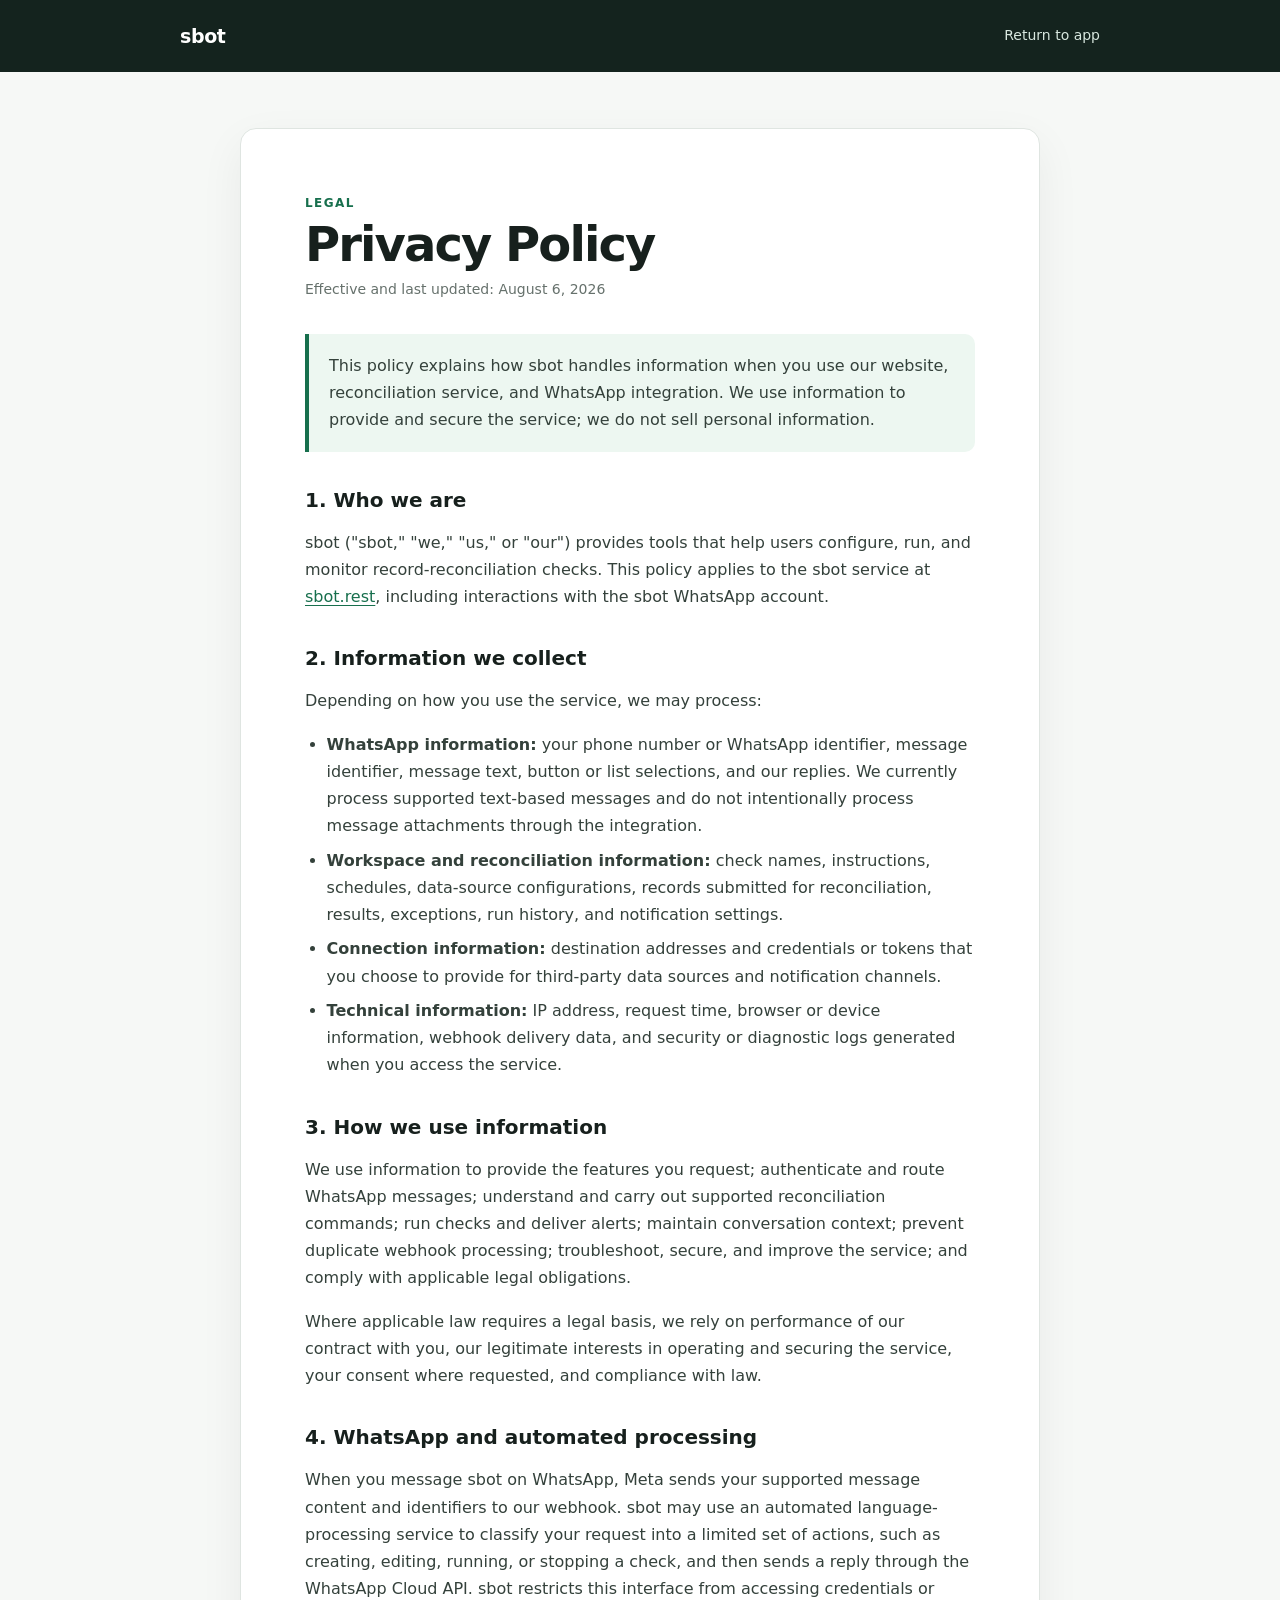
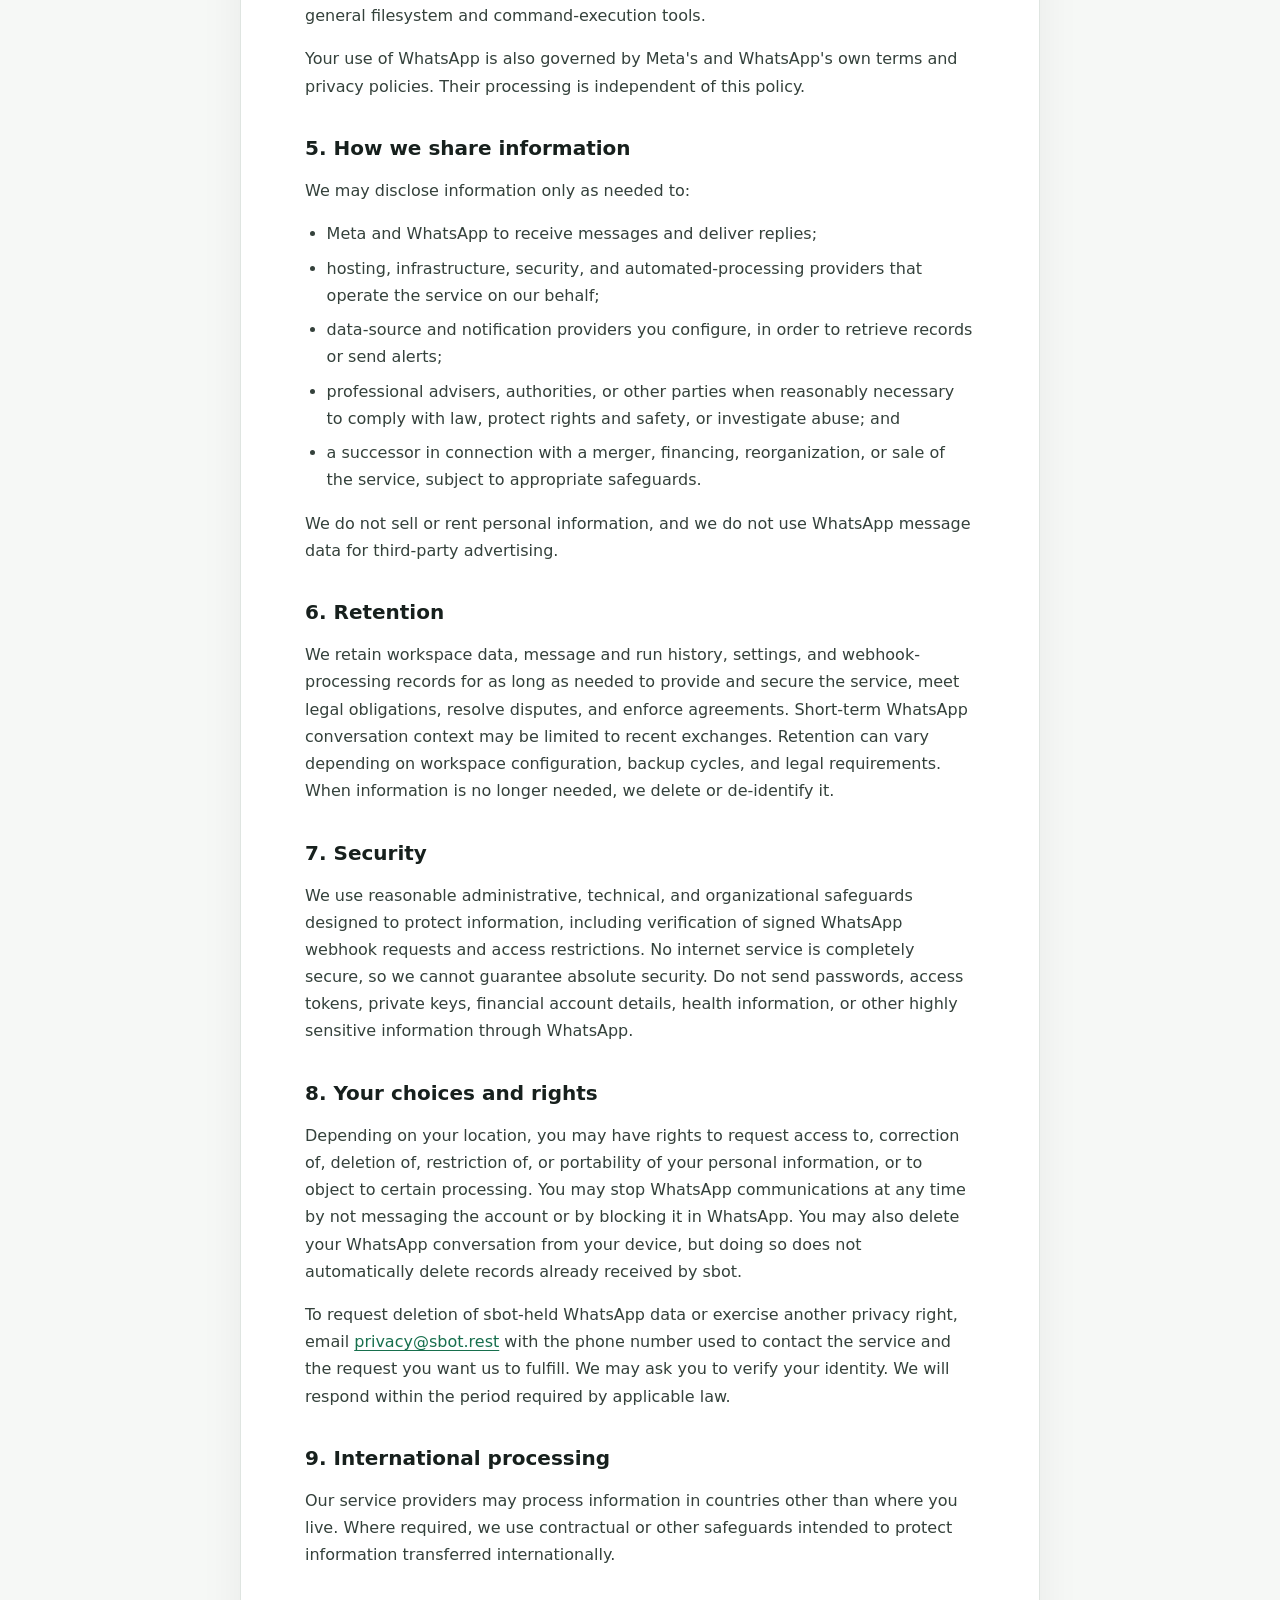
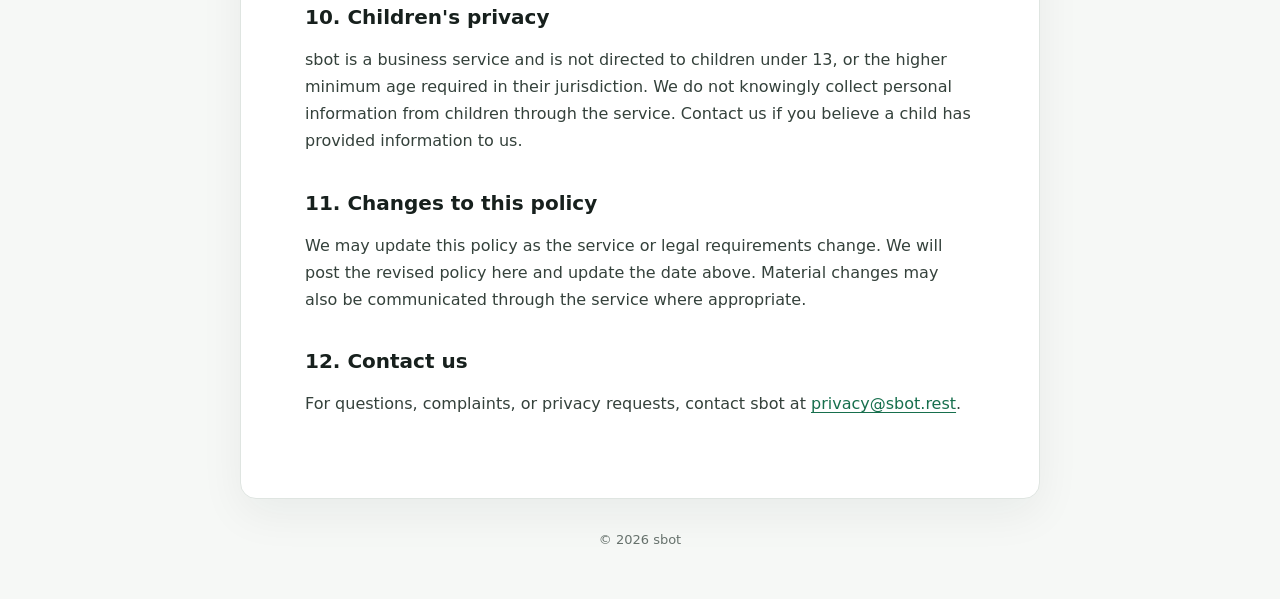
<file: web/privacy-policy.html>
<!doctype html>
<html lang="en">
<head>
  <meta charset="UTF-8">
  <meta name="viewport" content="width=device-width, initial-scale=1">
  <meta name="description" content="Privacy Policy for sbot and its WhatsApp integration.">
  <meta name="robots" content="index,follow">
  <link rel="canonical" href="https://sbot.rest/privacy-policy.html">
  <link rel="icon" href="/favicon.svg" type="image/svg+xml">
  <title>Privacy Policy · sbot</title>
  <style>
    :root { color-scheme:light; --ink:#17201d; --muted:#66716c; --line:#dfe5e1; --paper:#f6f8f6; --green:#176f4d; --dark:#14231e; }
    * { box-sizing:border-box; }
    body { margin:0; background:var(--paper); color:var(--ink); font:16px/1.7 system-ui,-apple-system,BlinkMacSystemFont,"Segoe UI",sans-serif; }
    header { background:var(--dark); color:#fff; }
    .bar { width:min(920px,calc(100% - 40px)); margin:auto; min-height:72px; display:flex; align-items:center; justify-content:space-between; }
    .brand { color:#fff; text-decoration:none; font-size:19px; font-weight:750; letter-spacing:-.02em; }
    .back { color:#d8e7df; text-decoration:none; font-size:14px; }
    .back:hover,.brand:hover { text-decoration:underline; }
    main { width:min(800px,calc(100% - 40px)); margin:56px auto 72px; background:#fff; border:1px solid var(--line); border-radius:16px; padding:clamp(28px,6vw,64px); box-shadow:0 15px 45px rgba(23,32,29,.06); }
    .eyebrow { color:var(--green); font-size:12px; font-weight:750; letter-spacing:.12em; text-transform:uppercase; }
    h1 { margin:.25rem 0 .35rem; font-size:clamp(2rem,6vw,3rem); line-height:1.15; letter-spacing:-.04em; }
    h2 { margin:2.2rem 0 .55rem; font-size:1.25rem; line-height:1.3; }
    p,li { color:#34413b; }
    .updated { margin:0 0 2rem; color:var(--muted); font-size:14px; }
    .summary { padding:18px 20px; border-left:4px solid var(--green); background:#edf7f1; border-radius:0 10px 10px 0; }
    ul { padding-left:1.35rem; }
    li + li { margin-top:.45rem; }
    a { color:var(--green); text-underline-offset:3px; }
    footer { width:min(800px,calc(100% - 40px)); margin:-42px auto 48px; text-align:center; color:var(--muted); font-size:13px; }
    @media (max-width:560px) { .bar { width:min(100% - 28px,920px); } main { width:100%; margin:0; border:0; border-radius:0; padding:34px 20px 52px; } footer { margin:24px auto; } }
  </style>
</head>
<body>
  <header><div class="bar"><a class="brand" href="/">sbot</a><a class="back" href="/">Return to app</a></div></header>
  <main>
    <div class="eyebrow">Legal</div>
    <h1>Privacy Policy</h1>
    <p class="updated">Effective and last updated: August 6, 2026</p>
    <p class="summary">This policy explains how sbot handles information when you use our website, reconciliation service, and WhatsApp integration. We use information to provide and secure the service; we do not sell personal information.</p>

    <h2>1. Who we are</h2>
    <p>sbot ("sbot," "we," "us," or "our") provides tools that help users configure, run, and monitor record-reconciliation checks. This policy applies to the sbot service at <a href="https://sbot.rest">sbot.rest</a>, including interactions with the sbot WhatsApp account.</p>

    <h2>2. Information we collect</h2>
    <p>Depending on how you use the service, we may process:</p>
    <ul>
      <li><strong>WhatsApp information:</strong> your phone number or WhatsApp identifier, message identifier, message text, button or list selections, and our replies. We currently process supported text-based messages and do not intentionally process message attachments through the integration.</li>
      <li><strong>Workspace and reconciliation information:</strong> check names, instructions, schedules, data-source configurations, records submitted for reconciliation, results, exceptions, run history, and notification settings.</li>
      <li><strong>Connection information:</strong> destination addresses and credentials or tokens that you choose to provide for third-party data sources and notification channels.</li>
      <li><strong>Technical information:</strong> IP address, request time, browser or device information, webhook delivery data, and security or diagnostic logs generated when you access the service.</li>
    </ul>

    <h2>3. How we use information</h2>
    <p>We use information to provide the features you request; authenticate and route WhatsApp messages; understand and carry out supported reconciliation commands; run checks and deliver alerts; maintain conversation context; prevent duplicate webhook processing; troubleshoot, secure, and improve the service; and comply with applicable legal obligations.</p>
    <p>Where applicable law requires a legal basis, we rely on performance of our contract with you, our legitimate interests in operating and securing the service, your consent where requested, and compliance with law.</p>

    <h2>4. WhatsApp and automated processing</h2>
    <p>When you message sbot on WhatsApp, Meta sends your supported message content and identifiers to our webhook. sbot may use an automated language-processing service to classify your request into a limited set of actions, such as creating, editing, running, or stopping a check, and then sends a reply through the WhatsApp Cloud API. sbot restricts this interface from accessing credentials or general filesystem and command-execution tools.</p>
    <p>Your use of WhatsApp is also governed by Meta's and WhatsApp's own terms and privacy policies. Their processing is independent of this policy.</p>

    <h2>5. How we share information</h2>
    <p>We may disclose information only as needed to:</p>
    <ul>
      <li>Meta and WhatsApp to receive messages and deliver replies;</li>
      <li>hosting, infrastructure, security, and automated-processing providers that operate the service on our behalf;</li>
      <li>data-source and notification providers you configure, in order to retrieve records or send alerts;</li>
      <li>professional advisers, authorities, or other parties when reasonably necessary to comply with law, protect rights and safety, or investigate abuse; and</li>
      <li>a successor in connection with a merger, financing, reorganization, or sale of the service, subject to appropriate safeguards.</li>
    </ul>
    <p>We do not sell or rent personal information, and we do not use WhatsApp message data for third-party advertising.</p>

    <h2>6. Retention</h2>
    <p>We retain workspace data, message and run history, settings, and webhook-processing records for as long as needed to provide and secure the service, meet legal obligations, resolve disputes, and enforce agreements. Short-term WhatsApp conversation context may be limited to recent exchanges. Retention can vary depending on workspace configuration, backup cycles, and legal requirements. When information is no longer needed, we delete or de-identify it.</p>

    <h2>7. Security</h2>
    <p>We use reasonable administrative, technical, and organizational safeguards designed to protect information, including verification of signed WhatsApp webhook requests and access restrictions. No internet service is completely secure, so we cannot guarantee absolute security. Do not send passwords, access tokens, private keys, financial account details, health information, or other highly sensitive information through WhatsApp.</p>

    <h2>8. Your choices and rights</h2>
    <p>Depending on your location, you may have rights to request access to, correction of, deletion of, restriction of, or portability of your personal information, or to object to certain processing. You may stop WhatsApp communications at any time by not messaging the account or by blocking it in WhatsApp. You may also delete your WhatsApp conversation from your device, but doing so does not automatically delete records already received by sbot.</p>
    <p>To request deletion of sbot-held WhatsApp data or exercise another privacy right, email <a href="mailto:privacy@sbot.rest?subject=Privacy%20request">privacy@sbot.rest</a> with the phone number used to contact the service and the request you want us to fulfill. We may ask you to verify your identity. We will respond within the period required by applicable law.</p>

    <h2>9. International processing</h2>
    <p>Our service providers may process information in countries other than where you live. Where required, we use contractual or other safeguards intended to protect information transferred internationally.</p>

    <h2>10. Children's privacy</h2>
    <p>sbot is a business service and is not directed to children under 13, or the higher minimum age required in their jurisdiction. We do not knowingly collect personal information from children through the service. Contact us if you believe a child has provided information to us.</p>

    <h2>11. Changes to this policy</h2>
    <p>We may update this policy as the service or legal requirements change. We will post the revised policy here and update the date above. Material changes may also be communicated through the service where appropriate.</p>

    <h2>12. Contact us</h2>
    <p>For questions, complaints, or privacy requests, contact sbot at <a href="mailto:privacy@sbot.rest">privacy@sbot.rest</a>.</p>
  </main>
  <footer>&copy; 2026 sbot</footer>
</body>
</html>
</file>
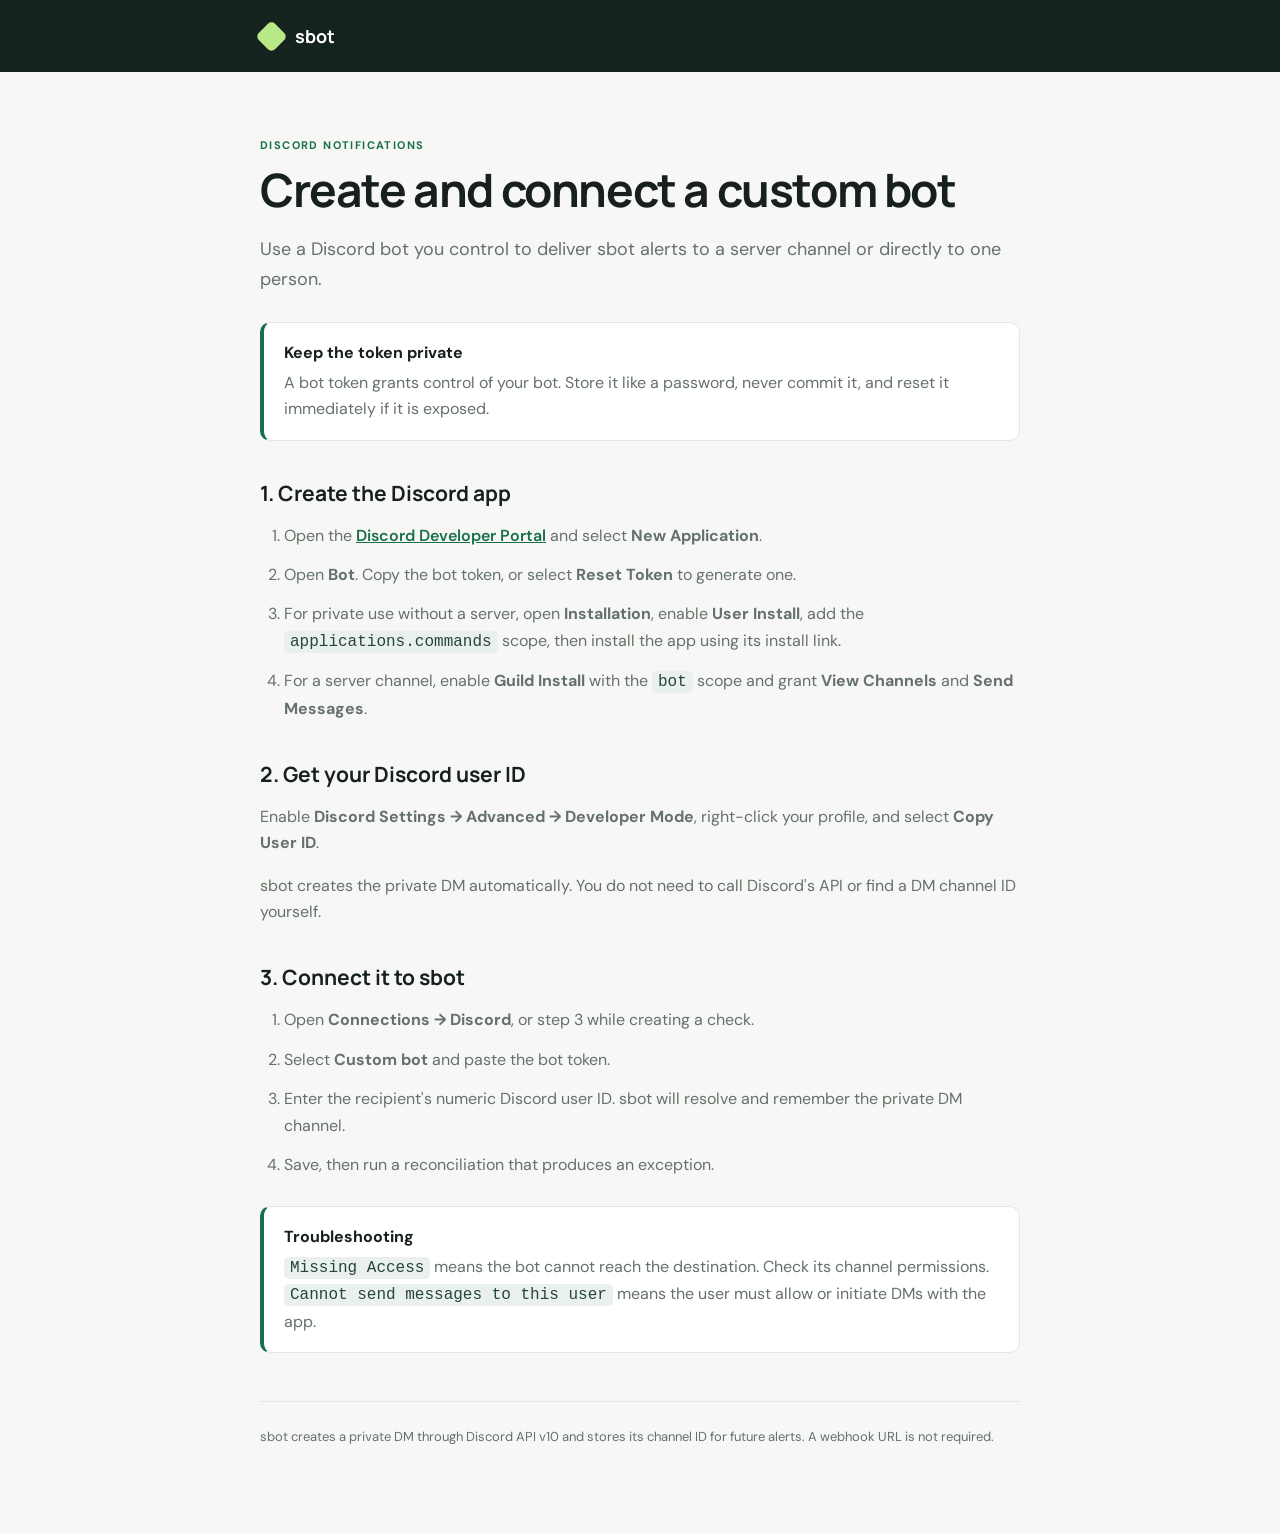
<file: public/docs/custom-discord-bot.html>
<!doctype html>
<html lang="en">
<head>
  <meta charset="UTF-8" />
  <meta name="viewport" content="width=device-width, initial-scale=1.0" />
  <title>Create a custom Discord bot · sbot</title>
  <link rel="preconnect" href="https://fonts.googleapis.com">
  <link rel="preconnect" href="https://fonts.gstatic.com" crossorigin>
  <link href="https://fonts.googleapis.com/css2?family=DM+Sans:wght@400;500;600;700&family=Manrope:wght@600;700&display=swap" rel="stylesheet">
  <style>
    :root{--ink:#17201d;--muted:#65716b;--line:#e1e8e4;--paper:#f7f8f6;--green:#196f4d}*{box-sizing:border-box}body{margin:0;background:var(--paper);color:var(--ink);font:16px 'DM Sans',sans-serif;line-height:1.65}header{background:#14231e;color:#fff}header div,main{width:min(760px,calc(100% - 40px));margin:auto}header div{padding:24px 0;display:flex;align-items:center;gap:12px;font:700 18px Manrope}.mark{width:23px;height:23px;background:#b8e986;border-radius:5px;transform:rotate(45deg)}main{padding:64px 0 90px}.eyebrow{color:var(--green);font-size:11px;font-weight:700;letter-spacing:1.4px;text-transform:uppercase}h1{font:700 clamp(30px,6vw,46px) Manrope;letter-spacing:-1.4px;line-height:1.15;margin:10px 0 16px}h2{font:700 21px Manrope;margin:38px 0 10px}p,li{color:var(--muted)}.intro{font-size:18px}.note{border:1px solid var(--line);border-left:4px solid var(--green);background:#fff;border-radius:10px;padding:17px 20px;margin:28px 0}.note strong{display:block;margin-bottom:3px}.note p{margin:0}ol{padding-left:24px}li+li{margin-top:13px}code{background:#eaf0ed;color:#254638;border-radius:5px;padding:2px 6px}a{color:var(--green);font-weight:600}footer{border-top:1px solid var(--line);padding-top:24px;margin-top:48px;color:var(--muted);font-size:13px}
  </style>
</head>
<body>
  <header><div><span class="mark"></span>sbot</div></header>
  <main>
    <div class="eyebrow">Discord notifications</div>
    <h1>Create and connect a custom bot</h1>
    <p class="intro">Use a Discord bot you control to deliver sbot alerts to a server channel or directly to one person.</p>
    <div class="note"><strong>Keep the token private</strong><p>A bot token grants control of your bot. Store it like a password, never commit it, and reset it immediately if it is exposed.</p></div>

    <h2>1. Create the Discord app</h2>
    <ol>
      <li>Open the <a href="https://discord.com/developers/applications">Discord Developer Portal</a> and select <strong>New Application</strong>.</li>
      <li>Open <strong>Bot</strong>. Copy the bot token, or select <strong>Reset Token</strong> to generate one.</li>
      <li>For private use without a server, open <strong>Installation</strong>, enable <strong>User Install</strong>, add the <code>applications.commands</code> scope, then install the app using its install link.</li>
      <li>For a server channel, enable <strong>Guild Install</strong> with the <code>bot</code> scope and grant <strong>View Channels</strong> and <strong>Send Messages</strong>.</li>
    </ol>

    <h2>2. Get your Discord user ID</h2>
    <p>Enable <strong>Discord Settings → Advanced → Developer Mode</strong>, right-click your profile, and select <strong>Copy User ID</strong>.</p>
    <p>sbot creates the private DM automatically. You do not need to call Discord's API or find a DM channel ID yourself.</p>

    <h2>3. Connect it to sbot</h2>
    <ol>
      <li>Open <strong>Connections → Discord</strong>, or step 3 while creating a check.</li>
      <li>Select <strong>Custom bot</strong> and paste the bot token.</li>
      <li>Enter the recipient's numeric Discord user ID. sbot will resolve and remember the private DM channel.</li>
      <li>Save, then run a reconciliation that produces an exception.</li>
    </ol>

    <div class="note"><strong>Troubleshooting</strong><p><code>Missing Access</code> means the bot cannot reach the destination. Check its channel permissions. <code>Cannot send messages to this user</code> means the user must allow or initiate DMs with the app.</p></div>
    <footer>sbot creates a private DM through Discord API v10 and stores its channel ID for future alerts. A webhook URL is not required.</footer>
  </main>
</body>
</html>
</file>
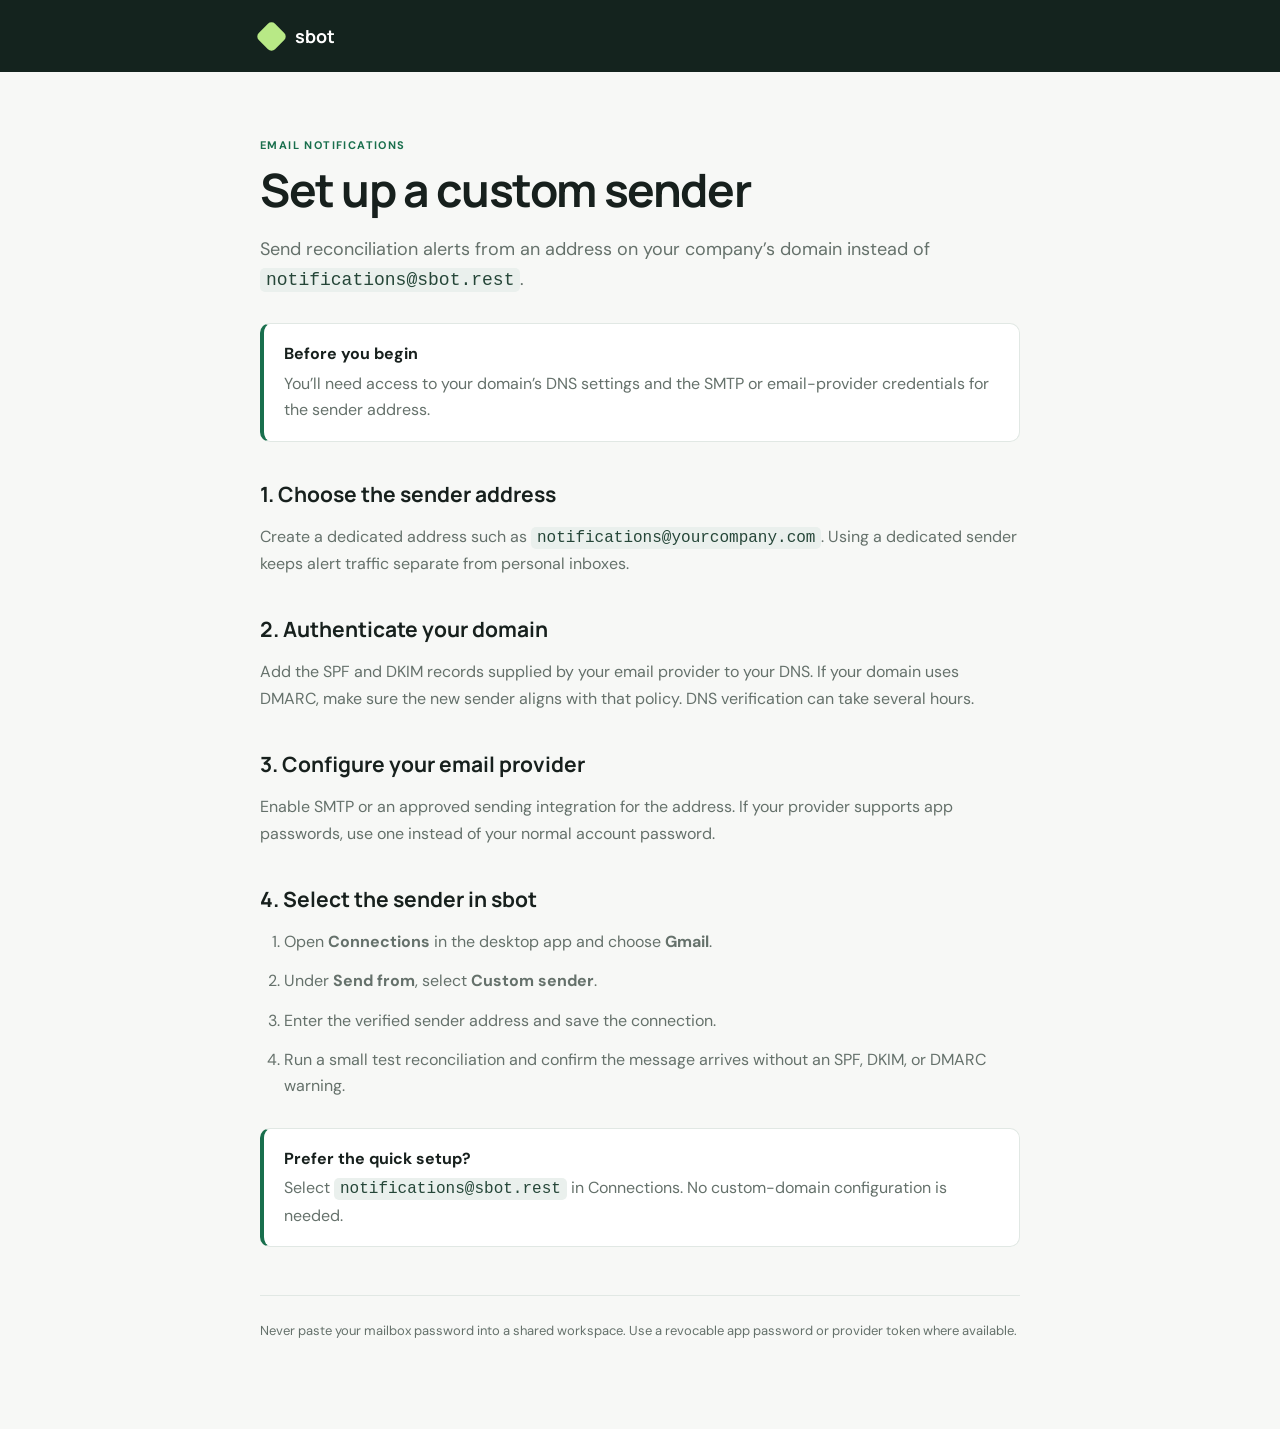
<file: public/docs/custom-email-sender.html>
<!doctype html>
<html lang="en">
<head>
  <meta charset="UTF-8" />
  <meta name="viewport" content="width=device-width, initial-scale=1.0" />
  <title>Set up a custom email sender · sbot</title>
  <link rel="preconnect" href="https://fonts.googleapis.com">
  <link rel="preconnect" href="https://fonts.gstatic.com" crossorigin>
  <link href="https://fonts.googleapis.com/css2?family=DM+Sans:wght@400;500;600;700&family=Manrope:wght@600;700&display=swap" rel="stylesheet">
  <style>
    :root{--ink:#17201d;--muted:#65716b;--line:#e1e8e4;--paper:#f7f8f6;--green:#196f4d}*{box-sizing:border-box}body{margin:0;background:var(--paper);color:var(--ink);font:16px 'DM Sans',sans-serif;line-height:1.65}header{background:#14231e;color:#fff}header div,main{width:min(760px,calc(100% - 40px));margin:auto}header div{padding:24px 0;display:flex;align-items:center;gap:12px;font:700 18px Manrope}.mark{width:23px;height:23px;background:#b8e986;border-radius:5px;transform:rotate(45deg)}main{padding:64px 0 90px}.eyebrow{color:var(--green);font-size:11px;font-weight:700;letter-spacing:1.4px;text-transform:uppercase}h1{font:700 clamp(30px,6vw,46px) Manrope;letter-spacing:-1.4px;line-height:1.15;margin:10px 0 16px}h2{font:700 21px Manrope;margin:38px 0 10px}p,li{color:var(--muted)}.intro{font-size:18px}.note{border:1px solid var(--line);border-left:4px solid var(--green);background:#fff;border-radius:10px;padding:17px 20px;margin:28px 0}.note strong{display:block;margin-bottom:3px}.note p{margin:0}ol{padding-left:24px}li+li{margin-top:13px}code{background:#eaf0ed;color:#254638;border-radius:5px;padding:2px 6px}a{color:var(--green);font-weight:600}footer{border-top:1px solid var(--line);padding-top:24px;margin-top:48px;color:var(--muted);font-size:13px}
  </style>
</head>
<body>
  <header><div><span class="mark"></span>sbot</div></header>
  <main>
    <div class="eyebrow">Email notifications</div>
    <h1>Set up a custom sender</h1>
    <p class="intro">Send reconciliation alerts from an address on your company’s domain instead of <code>notifications@sbot.rest</code>.</p>
    <div class="note"><strong>Before you begin</strong><p>You’ll need access to your domain’s DNS settings and the SMTP or email-provider credentials for the sender address.</p></div>
    <h2>1. Choose the sender address</h2>
    <p>Create a dedicated address such as <code>notifications@yourcompany.com</code>. Using a dedicated sender keeps alert traffic separate from personal inboxes.</p>
    <h2>2. Authenticate your domain</h2>
    <p>Add the SPF and DKIM records supplied by your email provider to your DNS. If your domain uses DMARC, make sure the new sender aligns with that policy. DNS verification can take several hours.</p>
    <h2>3. Configure your email provider</h2>
    <p>Enable SMTP or an approved sending integration for the address. If your provider supports app passwords, use one instead of your normal account password.</p>
    <h2>4. Select the sender in sbot</h2>
    <ol>
      <li>Open <strong>Connections</strong> in the desktop app and choose <strong>Gmail</strong>.</li>
      <li>Under <strong>Send from</strong>, select <strong>Custom sender</strong>.</li>
      <li>Enter the verified sender address and save the connection.</li>
      <li>Run a small test reconciliation and confirm the message arrives without an SPF, DKIM, or DMARC warning.</li>
    </ol>
    <div class="note"><strong>Prefer the quick setup?</strong><p>Select <code>notifications@sbot.rest</code> in Connections. No custom-domain configuration is needed.</p></div>
    <footer>Never paste your mailbox password into a shared workspace. Use a revocable app password or provider token where available.</footer>
  </main>
</body>
</html>
</file>
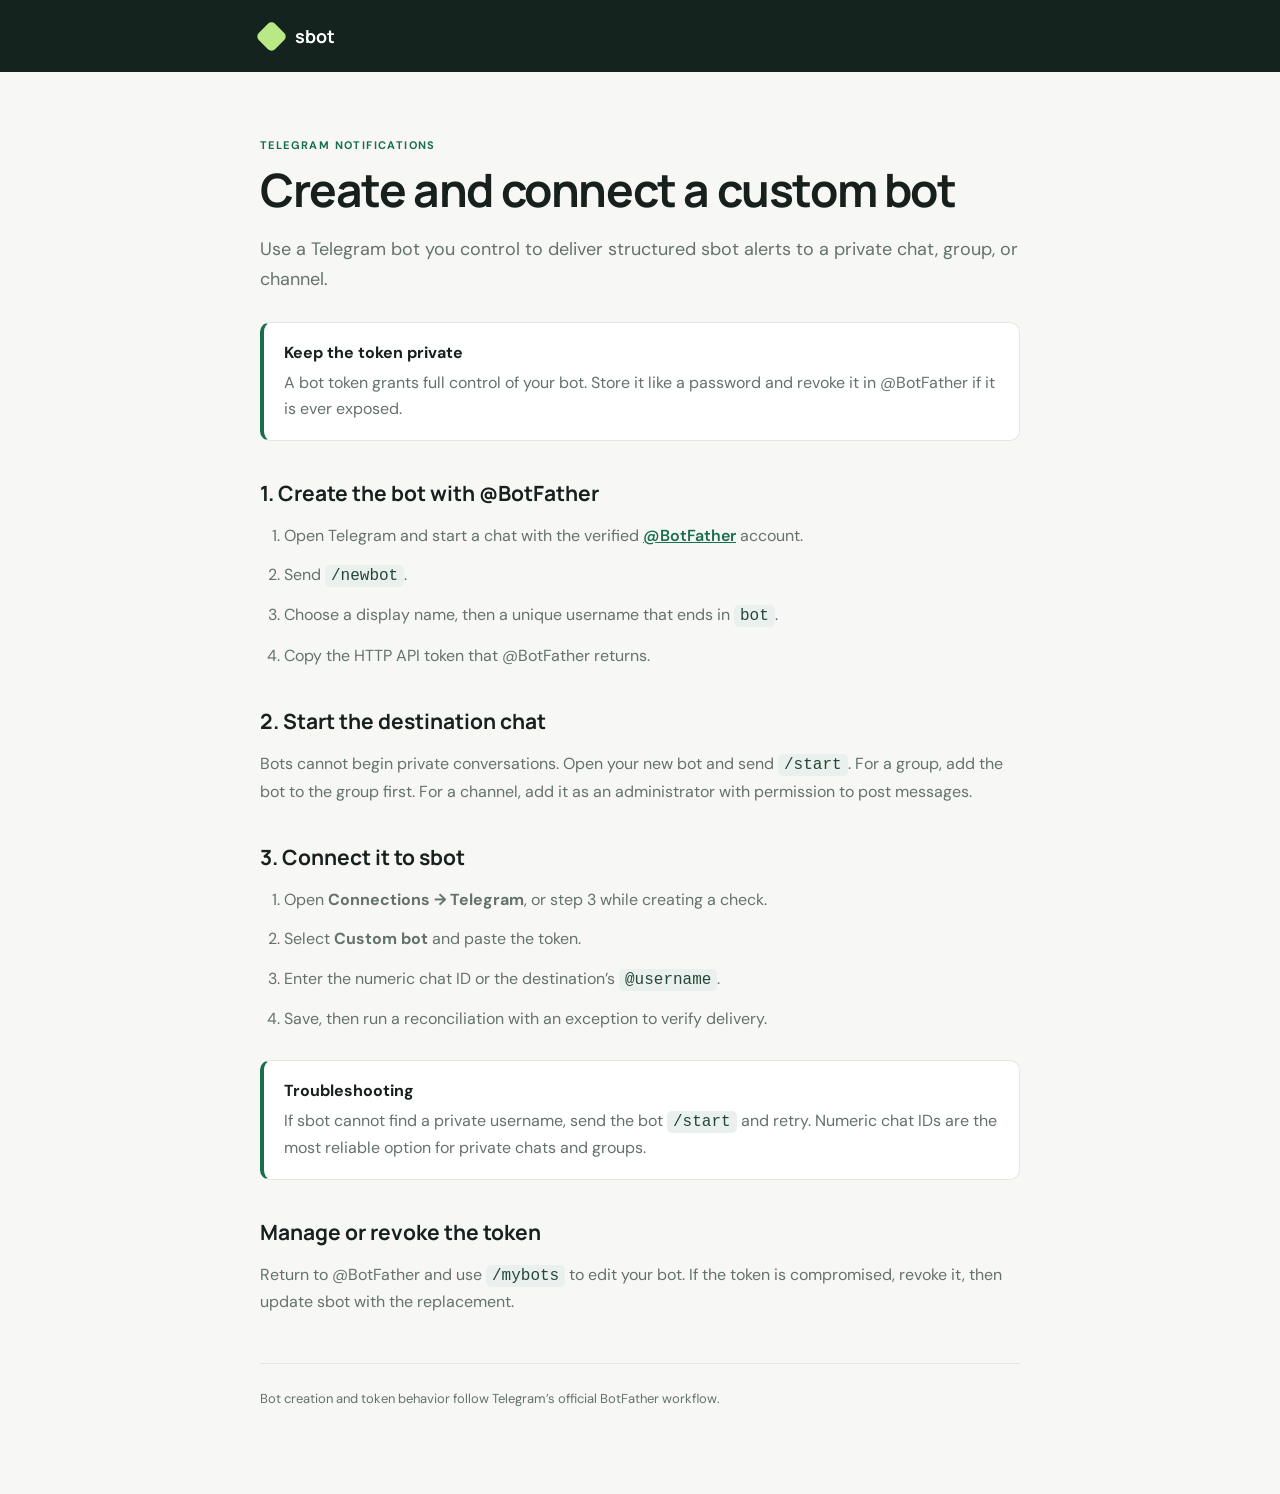
<file: public/docs/custom-telegram-bot.html>
<!doctype html>
<html lang="en">
<head>
  <meta charset="UTF-8" />
  <meta name="viewport" content="width=device-width, initial-scale=1.0" />
  <title>Create a custom Telegram bot · sbot</title>
  <link rel="preconnect" href="https://fonts.googleapis.com">
  <link rel="preconnect" href="https://fonts.gstatic.com" crossorigin>
  <link href="https://fonts.googleapis.com/css2?family=DM+Sans:wght@400;500;600;700&family=Manrope:wght@600;700&display=swap" rel="stylesheet">
  <style>
    :root{--ink:#17201d;--muted:#65716b;--line:#e1e8e4;--paper:#f7f8f6;--green:#196f4d}*{box-sizing:border-box}body{margin:0;background:var(--paper);color:var(--ink);font:16px 'DM Sans',sans-serif;line-height:1.65}header{background:#14231e;color:#fff}header div,main{width:min(760px,calc(100% - 40px));margin:auto}header div{padding:24px 0;display:flex;align-items:center;gap:12px;font:700 18px Manrope}.mark{width:23px;height:23px;background:#b8e986;border-radius:5px;transform:rotate(45deg)}main{padding:64px 0 90px}.eyebrow{color:var(--green);font-size:11px;font-weight:700;letter-spacing:1.4px;text-transform:uppercase}h1{font:700 clamp(30px,6vw,46px) Manrope;letter-spacing:-1.4px;line-height:1.15;margin:10px 0 16px}h2{font:700 21px Manrope;margin:38px 0 10px}p,li{color:var(--muted)}.intro{font-size:18px}.note{border:1px solid var(--line);border-left:4px solid var(--green);background:#fff;border-radius:10px;padding:17px 20px;margin:28px 0}.note strong{display:block;margin-bottom:3px}.note p{margin:0}ol{padding-left:24px}li+li{margin-top:13px}code{background:#eaf0ed;color:#254638;border-radius:5px;padding:2px 6px}a{color:var(--green);font-weight:600}footer{border-top:1px solid var(--line);padding-top:24px;margin-top:48px;color:var(--muted);font-size:13px}
  </style>
</head>
<body>
  <header><div><span class="mark"></span>sbot</div></header>
  <main>
    <div class="eyebrow">Telegram notifications</div>
    <h1>Create and connect a custom bot</h1>
    <p class="intro">Use a Telegram bot you control to deliver structured sbot alerts to a private chat, group, or channel.</p>
    <div class="note"><strong>Keep the token private</strong><p>A bot token grants full control of your bot. Store it like a password and revoke it in @BotFather if it is ever exposed.</p></div>
    <h2>1. Create the bot with @BotFather</h2>
    <ol>
      <li>Open Telegram and start a chat with the verified <a href="https://t.me/BotFather">@BotFather</a> account.</li>
      <li>Send <code>/newbot</code>.</li>
      <li>Choose a display name, then a unique username that ends in <code>bot</code>.</li>
      <li>Copy the HTTP API token that @BotFather returns.</li>
    </ol>
    <h2>2. Start the destination chat</h2>
    <p>Bots cannot begin private conversations. Open your new bot and send <code>/start</code>. For a group, add the bot to the group first. For a channel, add it as an administrator with permission to post messages.</p>
    <h2>3. Connect it to sbot</h2>
    <ol>
      <li>Open <strong>Connections → Telegram</strong>, or step 3 while creating a check.</li>
      <li>Select <strong>Custom bot</strong> and paste the token.</li>
      <li>Enter the numeric chat ID or the destination’s <code>@username</code>.</li>
      <li>Save, then run a reconciliation with an exception to verify delivery.</li>
    </ol>
    <div class="note"><strong>Troubleshooting</strong><p>If sbot cannot find a private username, send the bot <code>/start</code> and retry. Numeric chat IDs are the most reliable option for private chats and groups.</p></div>
    <h2>Manage or revoke the token</h2>
    <p>Return to @BotFather and use <code>/mybots</code> to edit your bot. If the token is compromised, revoke it, then update sbot with the replacement.</p>
    <footer>Bot creation and token behavior follow Telegram’s official BotFather workflow.</footer>
  </main>
</body>
</html>
</file>
